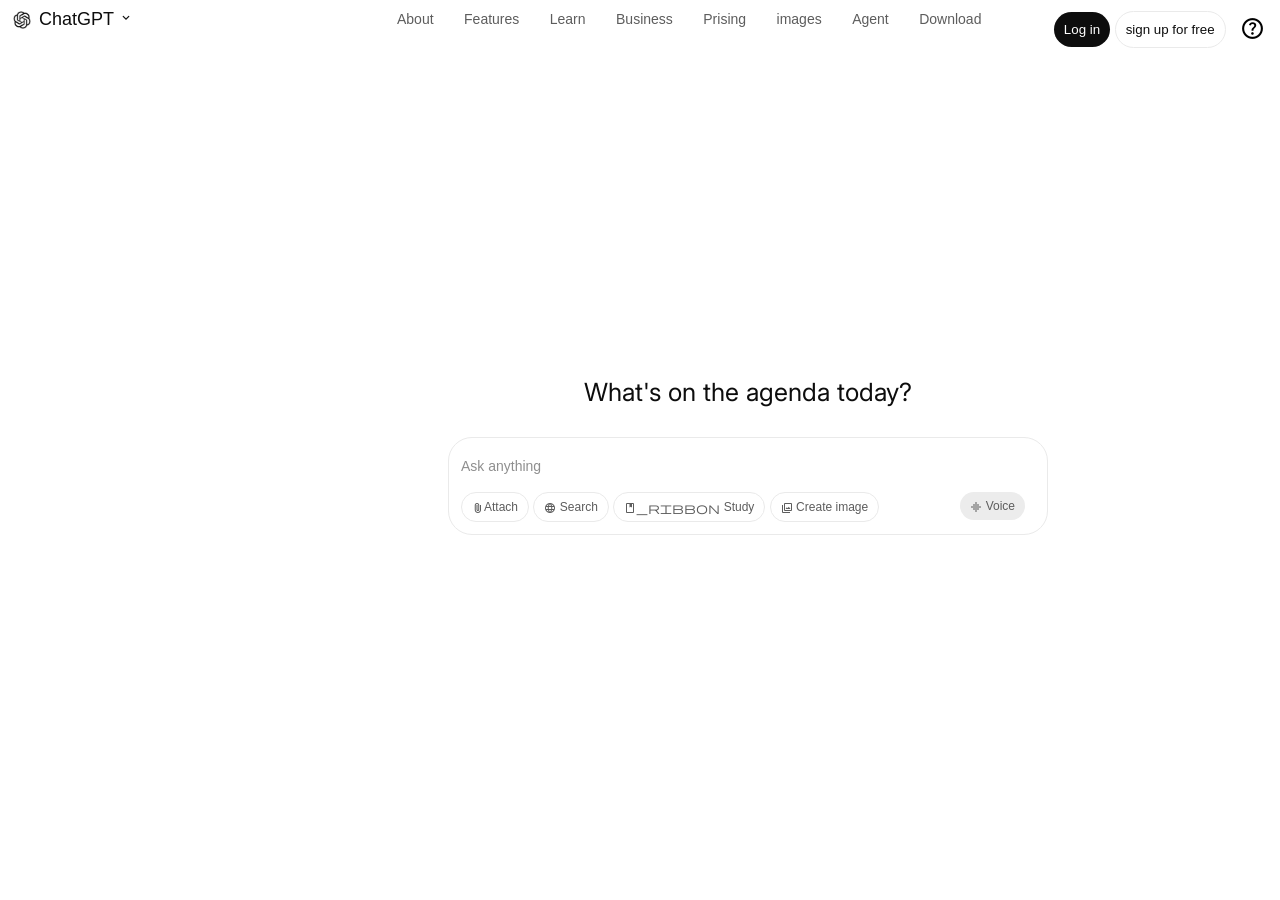
<file: index.html>
<!DOCTYPE html>
<html lang="en">
<head>
    <meta charset="UTF-8">
    <meta name="viewport" content="width=device-width, initial-scale=1.0">
    <title>Document</title>
    <link rel="stylesheet" href="style.css">
    <link rel="stylesheet"
href="https://fonts.googleapis.com/css2?family=Material+Symbols+Outlined:opsz,wght,FILL,GRAD@24,400,0,0&icon_names=help,keyboard_arrow_down,attach_file,language,book_ribbon,photo_library,graphic_eq">
<link rel="preconnect" href="https://fonts.googleapis.com">
<link rel="preconnect" href="https://fonts.gstatic.com" crossorigin>
<link href="https://fonts.googleapis.com/css2?family=Inter:wght@400;500;600;700&display=swap" rel="stylesheet">
    </head>
    <body class="home-page">
    <div class="page1">
    <header>
        <a href="#" class="logo">
            <img src="chatgpt-icon.webp" alt="ChatGPT logo">
            <span>ChatGPT</span>
            <span class="material-symbols-outlined">keyboard_arrow_down</span>
        </a>

        <nav>
            <a href="#">About</a>
            <a href="#">Features</a>
            <a href="#">Learn</a>
            <a href="#">Business</a>
            <a href="#">Prising</a>
            <a href="images.html">images</a>
            <a href="agent.html">Agent</a>
            <a href="#">Download</a>

        </nav>

        <section class="user-button">
            <button type="button" class="login">Log in</button>
            <button type="button" class="sign-up">sign up for free</button>
            <button type="button" class="help">
                <span class="material-symbols-outlined">help</span>
            </button>
        </section>
    
    </header>

        <main>
        <h1>What's on the agenda today?</h1>

        <form class="question-box">
            <input type="text" placeholder="Ask anything">

            <section class="buttons">
                <button type="button">
                    <span class="material-symbols-outlined">
                        attach_file</span>Attach</button>
                <button type="button">
                    <span class="material-symbols-outlined">
                    language</span> Search</button>
                <button type="button">
                    <span class="material-symbols-outlined">
                        book_ribbon</span> Study</button>
                <button type="button">
                    <span class="material-symbols-outlined">
                        photo_library</span> Create image</button>
                <button type="button" class="voice">
                    <span class="material-symbols-outlined">
                        graphic_eq</span> Voice</button>
            </section>
        </form>
            
        </main>

        
    </div>
    
</body>
</html>
</file>
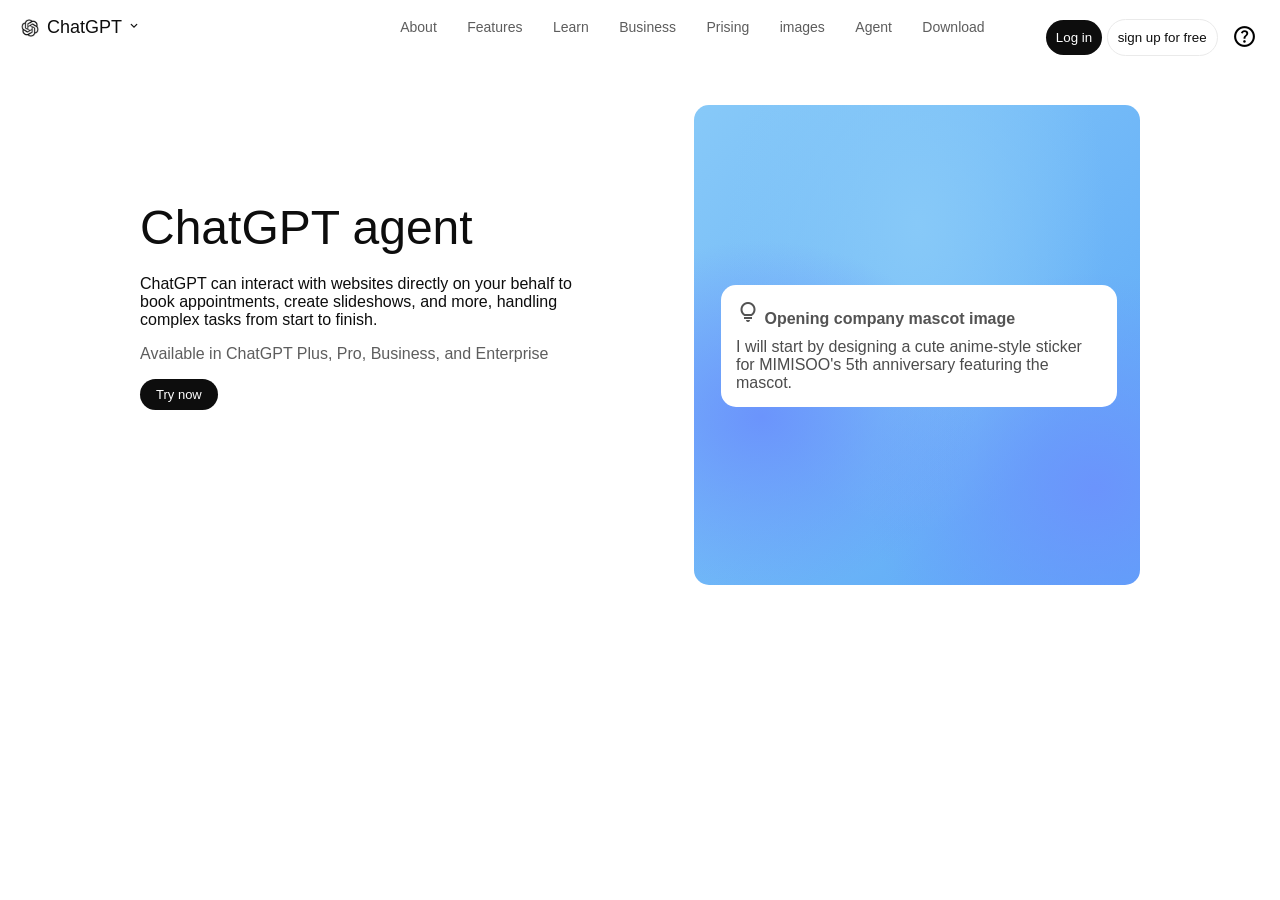
<file: agent.html>
<!DOCTYPE html>
<html lang="en">
<head>
    <meta charset="UTF-8">
    <meta name="viewport" content="width=device-width, initial-scale=1.0">
    <title>Document</title>
    <link rel="stylesheet" href="agent.css">
    <link rel="stylesheet" href="https://fonts.googleapis.com/css2?family=Material+Symbols+Outlined:opsz,wght,FILL,GRAD@24,400,0,0&icon_names=help,keyboard_arrow_down,lightbulb">
</head>
<body>
    <div class="agent-page">
        <header>
        <a href="index.html" class="logo">
            <img src="chatgpt-icon.webp" alt="ChatGPT logo">
            <span>ChatGPT</span>
            <span class="material-symbols-outlined">keyboard_arrow_down</span>
        </a>

        <nav>
            <a href="#">About</a>
            <a href="#">Features</a>
            <a href="#">Learn</a>
            <a href="#">Business</a>
            <a href="#">Prising</a>
            <a href="images.html">images</a>
             <a href="agent.html">Agent</a>
            <a href="#">Download</a>

        </nav>

        <section class="user-button">
            <button type="button" class="login">Log in</button>
            <button type="button" class="sign-up">sign up for free</button>
            <button type="button" class="help">
                <span class="material-symbols-outlined">help</span>
            </button>
        </section>
    
    </header>
    <main>
        <section class="agent-text">
        <h1>ChatGPT agent</h1>

        <p class="agent-description">
        ChatGPT can interact with websites directly on your behalf to
        book appointments, create slideshows, and more, handling
        complex tasks from start to finish.
        </p>
        <p class="agent-availability">
        Available in ChatGPT Plus, Pro, Business, and Enterprise
        </p>
        <button type="button" class="agent-button">
            Try now
        </button>
    </section>
    <section class="agent-visual">
        <div class="agent-box">
            <p class="agent-box-title">
                <span class="material-symbols-outlined">lightbulb</span>
                Opening company mascot image
            </p>
             <p class="agent-box-description">
                I will start by designing a cute anime-style sticker for
                MIMISOO's 5th anniversary featuring the mascot.
            </p>
        </div>

    </section>
    </main>

        
    </div>
    
</body>
</html>
</file>
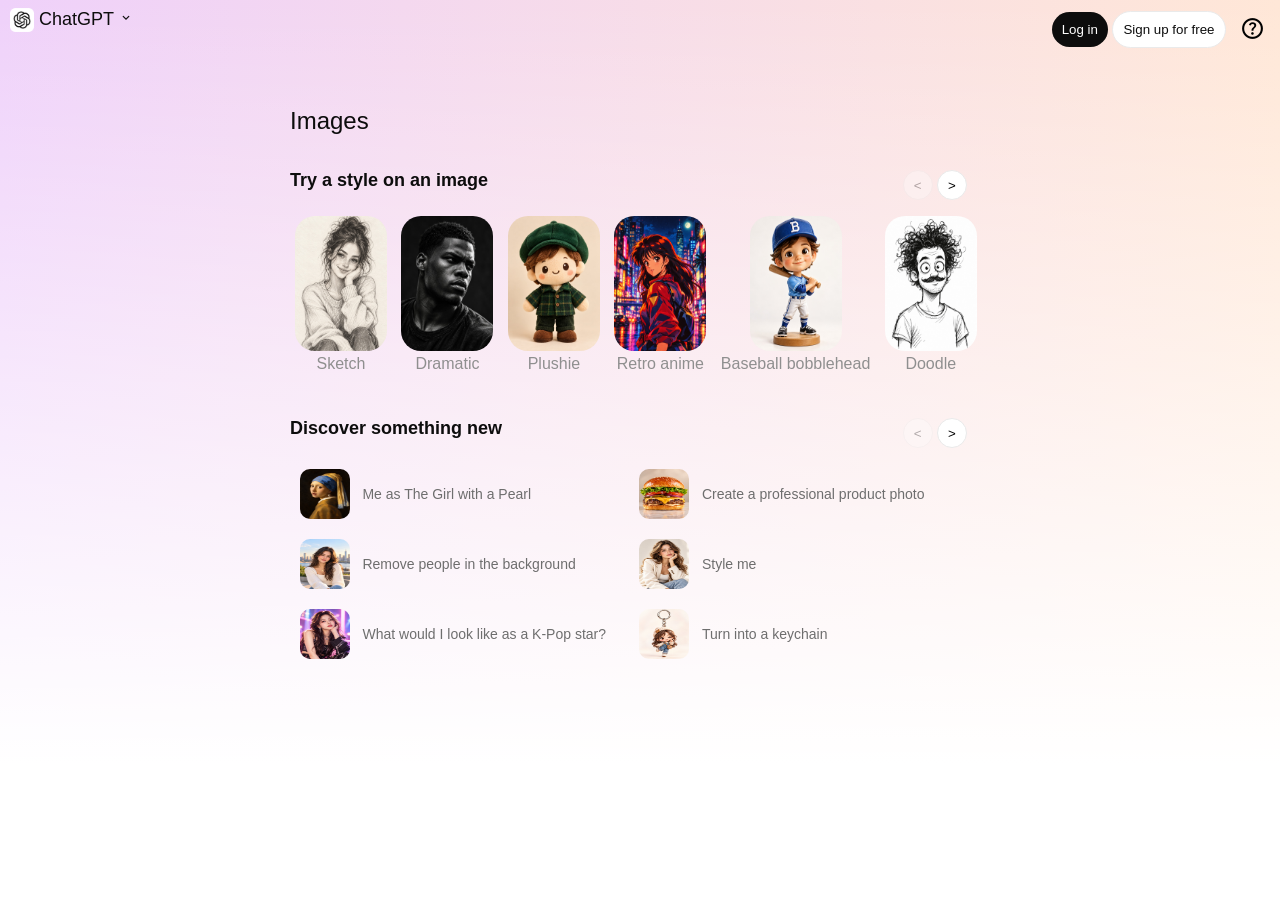
<file: images.html>
<!DOCTYPE html>
<html lang="en">
<head>
    <meta charset="UTF-8">
    <meta name="viewport" content="width=device-width, initial-scale=1.0">
    <title>Document</title>
    <link rel="stylesheet" href="images.css">
<link rel="stylesheet" href="https://fonts.googleapis.com/css2?family=Material+Symbols+Outlined:opsz,wght,FILL,GRAD@24,400,0,0&icon_names=help,keyboard_arrow_down">
<link rel="preconnect" href="https://fonts.googleapis.com">
<link rel="preconnect" href="https://fonts.gstatic.com" crossorigin>
<link href="https://fonts.googleapis.com/css2?family=Alfa+Slab+One&family=Inter:ital,opsz,wght@0,14..32,100..900;1,14..32,100..900&family=Isometra&family=Karla:ital,wght@0,200..800;1,200..800&family=Libre+Caslon+Condensed:ital,wght@0,400..700;1,400..700&family=Roboto+Mono:ital,wght@0,100..700;1,100..700&family=Roboto:ital,wght@0,100..900;1,100..900&family=Ubuntu:ital,wght@0,300;0,400;0,500;0,700;1,300;1,400;1,500;1,700&display=swap" rel="stylesheet">
</head>
<body class="images-page">
    <header>
    <a href="index.html" class="logo">
        <img src="chatgpt-icon.webp" alt="ChatGPT logo">
        <span>ChatGPT</span>
        <span class="material-symbols-outlined">
            keyboard_arrow_down
        </span>
    </a>

    <section class="user-button">
        <button type="button" class="login">Log in</button>
        <button type="button" class="sign-up">Sign up for free</button>
        <button type="button" class="help">
            <span class="material-symbols-outlined">help</span>
        </button>
    </section>
</header>

<main>
    <h1>Images</h1>
    <section class="styles">
         <h2>Try a style on an image</h2>
          <div class="arrows">
            <button type="button" class="arrows1"><</button>
            <button type="button" >></button>
        </div>
        
          <div class="img-container">
            <figure>
                <img src="image2.jpeg" alt="Sketch style">
                <figcaption>Sketch</figcaption>
            </figure>
            <figure>
                <img src="image7.jpeg" alt="Dramatic style">
                <figcaption>Dramatic</figcaption>
            </figure>
            <figure>
                <img src="image6.jpeg" alt="Plushie style">
                <figcaption>Plushie</figcaption>
            </figure>
            <figure>
                 <img src="image5.jpeg" alt="Retro anime style">
                 <figcaption>Retro anime</figcaption>
            </figure>
            <figure>
                 <img src="image4.jpeg" alt="Baseball bobblehead">
                 <figcaption>Baseball bobblehead</figcaption>
            </figure>
            <figure>
                 <img src="image3.jpeg" alt="Doodle">
                 <figcaption>Doodle</figcaption>
            </figure>
          </div>
          
    </section>

    <section class="discover">
        <h2>Discover something new</h2>
         <div class="arrows-down">
            <button type="button" class="arrows2"><</button>
            <button type="button" >></button>
        </div>
        <div class="img-container-dowen">
            <figure>
            <img src="image8.jpeg" alt="Me as The Girl with a Pearl">
            <p>Me as The Girl with a Pearl</p>
        </figure>
        <figure>
            <img src="image11.jpeg" alt="Create a professional product photo">
            <p>Create a professional product photo</p>
        </figure>
        <figure>
            <img src="image9.jpeg" alt="Remove people in the background">
            <p>Remove people in the background</p>
        </figure>
        <figure>
            <img src="image12.jpeg" alt="Style me">
            <p>Style me</p>
        </figure>
        <figure>
            <img src="image10.jpeg" alt="What would I look like as a K-Pop star?">
            <p>What would I look like as a K-Pop star?</p>
        </figure>
        <figure>
            <img src="image13.jpeg" alt="Turn into a keychain">
            <p>Turn into a keychain</p>
        </figure>
        </div>
    </section>
</main>
</body>
</html>
</file>
<file: style.css>
.material-symbols-outlined {
  font-variation-settings:
  'FILL' 0,
  'wght' 400,
  'GRAD' 0,
  'opsz' 24
}


.home-page{
    margin:0;
    background-color: #FFFFFF;
    color: #0D0D0D;
    font-family: Arial, Helvetica, sans-serif;
}

header{
    position: relative;
    height: 65px;
    padding: 16px 20px;
}



.logo{
    position:absolute;
    top: 8px;
    left: 10px;
    color: #0D0D0D;
    font-size: 18px;
    text-decoration: none;
}

.logo img{
    height:24px;
    width: 24px;
    vertical-align: middle;
}

.logo .material-symbols-outlined{
    font-size: 14px;

}


nav{
    position: absolute;
    top: 10px;
    left:30%;
}

nav a{
    color: #5D5D5D;
    text-decoration: none;
     margin: 0 13px;
     font-size: 14px;

}

.user-button{
    position:absolute;
    top: 5px;
    right: 10px;
    
}

.user-button button{
 padding:10px;
 border-radius: 30px;
}


.login {
    background-color: #0D0D0D;
    color: white;
    border: none;
}

.sign-up {
    background-color: white;
    color: #0D0D0D;
    border: 1px solid #EAEAEA;


}
.help {
    width: 40px;
    height: 50px;
    background: transparent;
    border: none;
    padding: 0;
    vertical-align: middle;
}
.user-button .help span {
    font-size: 25px;
}
   

main {
    position: absolute;
    top: 40%;
    left: 35%;
    width: 600px;
    text-align: center;
   
} 

h1 {
    font-size: 25px;
    margin-bottom:30px;
    font-weight: normal;
    font-family: "Inter", sans-serif;
}

.question-box {
    border: 1px solid #EAEAEA;
    border-radius: 24px;
    padding: 12px;
    text-align:left;
}

.question-box input {
    outline: none;
    border: none;
    font-size: 14px;
    padding: 8px 0 18px;
}

.question-box input::placeholder {
    color: #8F8F8F;
}

.buttons{
    position: relative;
}

.buttons button {
    background-color: white;
    border: 1px solid #EAEAEA;
    border-radius: 20px;
    padding: 7px 10px;
    font-size: 12px;
    color: #5D5D5D;
}

.buttons .voice {
    position: absolute;
    right: 10px;
    /* bottom:2px; */
    background-color: #ECECEC;
    border: none;
}

.buttons span{
     vertical-align: middle;
     font-size:12px;
     font-weight: bold;

}
</file>
<file: agent.css>
.material-symbols-outlined {
  font-variation-settings:
  'FILL' 0,
  'wght' 400,
  'GRAD' 0,
  'opsz' 24
}


.agent-page{
    margin:0;
    background-color: #FFFFFF;
    color: #0D0D0D;
    font-family: Arial, Helvetica, sans-serif;
}

header{
    position: relative;
    height: 65px;
    padding: 16px 20px;
}



.logo{
    position:absolute;
    top: 8px;
    left: 10px;
    color: #0D0D0D;
    font-size: 18px;
    text-decoration: none;
}

.logo img{
    height:24px;
    width: 24px;
    vertical-align: middle;
}

.logo .material-symbols-outlined{
    font-size: 14px;

}


nav{
    position: absolute;
    top: 10px;
    left:30%;
}

nav a{
    color: #5D5D5D;
    text-decoration: none;
     margin: 0 13px;
     font-size: 14px;

}

.user-button{
    position:absolute;
    top: 5px;
    right: 10px;
    
}

.user-button button{
 padding:10px;
 border-radius: 30px;
}


.login {
    background-color: #0D0D0D;
    color: white;
    border: none;
}

.sign-up {
    background-color: white;
    color: #0D0D0D;
    border: 1px solid #EAEAEA;


}
.help {
    width: 40px;
    height: 50px;
    background: transparent;
    border: none;
    padding: 0;
    vertical-align: middle;
}
.user-button .help span {
    font-size: 25px;
}
   

.agent-page main{
    display: flex;
   width:1000px; 
   margin:0 auto;

   
}

.agent-text{
    position: relative;
    top: 55px;
    width: 50%;
    display: inline-block;
    margin-right: 90px;
    
}

.agent-text h1{
    font-size: 48px;
    font-weight: 530;
    margin-bottom: 20px;
}

.agent-visual {
    background:
        radial-gradient(
            ellipse at 15% 65%,
            #6B94FC,
            transparent 40%
        ),
        radial-gradient(
            ellipse at 90% 80%,
            #6B94FC,
            transparent 40%
        ),
        radial-gradient(
            ellipse at 50% 25%,
            #87C9F8,
            transparent 60%
        ),
        linear-gradient(
            135deg,
            #87C9F8,
            #5AA7F7
        );


    display:inline-block;
    border-radius: 15px;
    width: 480px;
    height: 480px;
    position: relative;
}
.agent-description{
    font-weight: 400;
}

.agent-box{
    position: absolute;
    width:82%;
    color:#5D5D5D;
    background-color: #ffffff;
    border-radius: 15px;
    left:6%;
    top:180px;
    padding: 15px;

}


.agent-availability{
    color:#5D5D5D;
    margin:30px,8px;
}

.agent-box-title{
    margin:0;
    font-weight: 600;
    color: #535353;
}

.agent-box-description
{
    margin: 10px 0 0 0;
    color: #4C4C4C;
}

.agent-button{
    background-color: #0D0D0D;
    color: white;
    border: none;
    border-radius: 20px;
    padding: 8px 16px;
    font-size: 13px;
}
</file>
<file: images.css>
.material-symbols-outlined {
  font-variation-settings:
  'FILL' 0,
  'wght' 400,
  'GRAD' 0,
  'opsz' 24
}


body{
    margin:0;
    color: #0D0D0D;
    font-family: Arial, Helvetica, sans-serif;
}

header{
    position: relative;
    height: 65px;
    padding: 16px 20px;
}

.user-button{
    position:absolute;
    top: 5px;
    right: 10px;
    
}
.user-button button{
 padding:10px;
 border-radius: 30px;
}



.logo{
    position:absolute;
    top: 8px;
    left: 10px;
    color: #0D0D0D;
    font-size: 18px;
    text-decoration: none;
}

.logo img{
    height:24px;
    width: 24px;
    vertical-align: middle;
}

.logo .material-symbols-outlined{
    font-size: 14px;

}

.login {
    background-color: #0D0D0D;
    color: white;
    border: none;
}

.sign-up {
    background-color: white;
    color: #0D0D0D;
    border: 1px solid #EAEAEA;


}

.help {
    width: 40px;
    height: 50px;
    background: transparent;
    border: none;
    padding: 0;
    vertical-align: middle;
}
.user-button .help span {
    font-size: 25px;
}





.images-page {
    min-height: 100vh;
    background: linear-gradient(
        to bottom,
        transparent 0%,
        #FFFFFF 85%
    ),
    linear-gradient(
        to right,
        #EFD1FA,
        #FFE7D7
    );

}

.images-page main{
    width: 700px;
    margin:10px auto;
    
}


.img-container figure{
    display: inline-block;
    margin:5px;
    color: #8F8F8F;
    text-align: center;
    
    
    
}


.img-container img{
    width: 92px;
    height:135px;
    border-radius: 20px;
}

.images-page h1{
    font-weight: normal;
    font-size: 24px;
    margin: 0 0 35px;
}


.images-page h2 {
    font-size: 18px;
    margin: 0 0 20px;
   
}

.styles{
    position: relative;
    margin-bottom: 40px;
}

.arrows{
    position: absolute;
    top:0px;
    right: 23px;
    
}

.arrows button{
    height: 30px;
    width:30px ;
    background-color: white;
    border-radius: 50%;
    border:1px solid #EAEAEA;
   

}
.arrows1{
    opacity: 30%;
}


.discover{
    position: relative;
}


.arrows-down{
    position: absolute;
    top:0px;
    right:23px;
}

.arrows-down button{
    height: 30px;
    width:30px ;
    background-color: white;
    border-radius: 50%;
    border:1px solid #EAEAEA;
   

}

.arrows2{
    opacity: 30%;
}



.img-container-dowen figure{
    display: inline-block;
    width: 45%;
    margin: 10px;
}

.img-container-dowen img{
    width:50px;
    height:50px;
    vertical-align: middle;
    border-radius: 10px;
}

.img-container-dowen p{
    display:inline-block;
    vertical-align: middle;
     margin: 0 0 0 8px;
    color: #6E6E6E;
    font-size: 14px;
}
</file>
